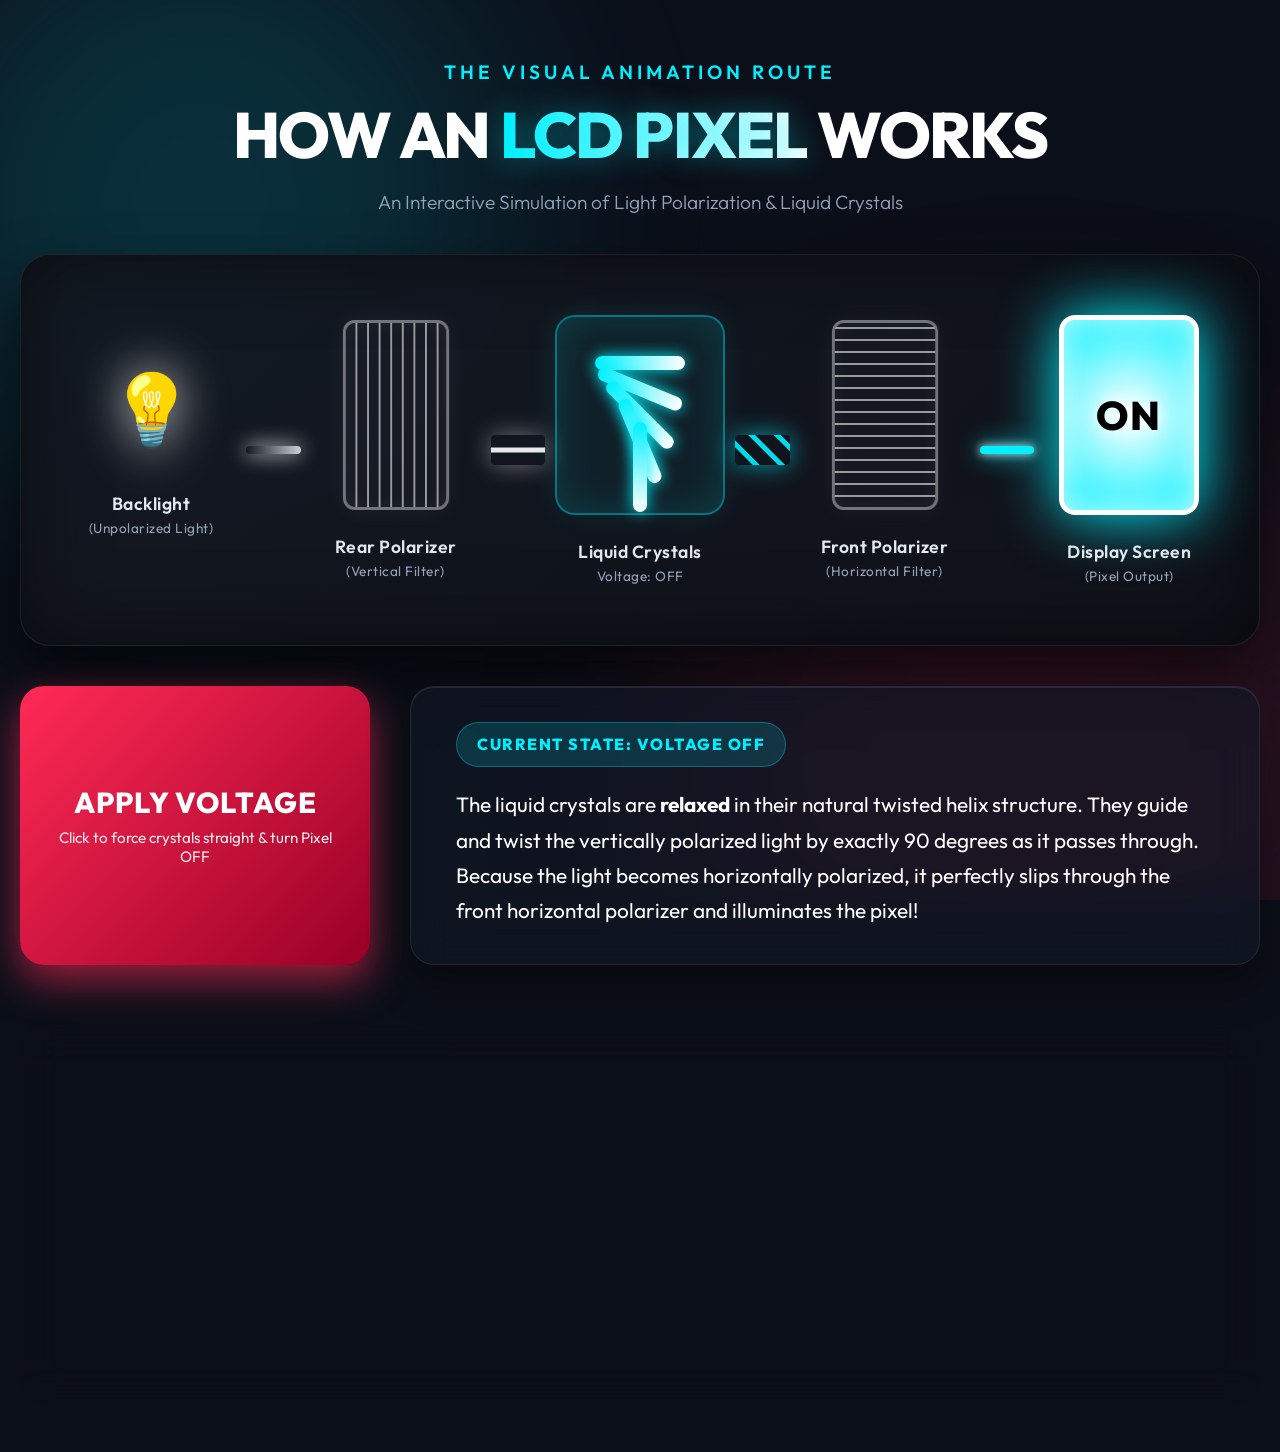
<file: index.html>
<!DOCTYPE html>
<html lang="en">

<head>
    <meta charset="UTF-8">
    <meta name="viewport" content="width=device-width, initial-scale=1.0">
    <title>LCD Polarization Simulation</title>
    <link rel="stylesheet" href="style.css">
    <link href="https://fonts.googleapis.com/css2?family=Outfit:wght@300;400;600;800&display=swap" rel="stylesheet">
</head>

<body>
    <div class="background-effects">
        <div class="glow glow-1"></div>
        <div class="glow glow-2"></div>
    </div>

    <header class="hero">
        <h1 class="glitch" data-text="THE VISUAL ANIMATION ROUTE">THE VISUAL ANIMATION ROUTE</h1>
        <h2>How an <span class="highlight">LCD Pixel</span> Works</h2>
        <p class="subtitle">An Interactive Simulation of Light Polarization & Liquid Crystals</p>
    </header>

    <main>
        <div class="simulation-container" id="simBox">
            <!-- Backlight -->
            <div class="layer backlight-layer">
                <div class="icon-box pulse">💡</div>
                <div class="layer-title">Backlight<br><span>(Unpolarized Light)</span></div>
            </div>

            <div class="arrow-connector">
                <div class="light-beam unpolarized-beam"></div>
            </div>

            <!-- Rear Polarizer -->
            <div class="layer">
                <div class="filter-box polarizer rear">
                    <div class="filter-lines vertical"></div>
                </div>
                <div class="layer-title">Rear Polarizer<br><span>(Vertical Filter)</span></div>
            </div>

            <div class="arrow-connector">
                <div class="light-beam polarized-vertical"></div>
            </div>

            <!-- Liquid Crystals -->
            <div class="layer lc-wrapper">
                <div class="lc-container" id="lcLayer">
                    <div class="crystals" id="crystalGrid">
                        <div class="crystal c1"></div>
                        <div class="crystal c2"></div>
                        <div class="crystal c3"></div>
                        <div class="crystal c4"></div>
                        <div class="crystal c5"></div>
                    </div>
                </div>
                <div class="layer-title">Liquid Crystals<br><span id="voltageStatus" class="status-off">Voltage:
                        OFF</span></div>
            </div>

            <div class="arrow-connector" id="arrow2">
                <div class="light-beam twisted-light" id="arrow2-beam"></div>
            </div>

            <!-- Front Polarizer -->
            <div class="layer">
                <div class="filter-box polarizer front">
                    <div class="filter-lines horizontal"></div>
                </div>
                <div class="layer-title">Front Polarizer<br><span>(Horizontal Filter)</span></div>
            </div>

            <div class="arrow-connector">
                <div class="light-beam display-beam" id="output-beam"></div>
            </div>

            <!-- Screen Output -->
            <div class="layer">
                <div class="screen-output" id="screenOutput">
                    <div class="pixel-state">ON</div>
                </div>
                <div class="layer-title">Display Screen<br><span>(Pixel Output)</span></div>
            </div>
        </div>

        <div class="controls-section">
            <button id="toggleBtn" class="premium-btn off-state" onclick="toggleVoltage()">
                <div class="btn-content">
                    <span class="btn-text">APPLY VOLTAGE</span>
                    <span class="btn-subtext">Click to force crystals straight & turn Pixel OFF</span>
                </div>
                <div class="btn-glow"></div>
            </button>

            <div class="explanation-box glass-panel" id="explanationText">
                <div class="state-badge off">Current State: Voltage OFF</div>
                <p>The liquid crystals are <strong>relaxed</strong> in their natural twisted helix structure. They guide
                    and twist the vertically polarized light by exactly 90 degrees as it passes through. Because the
                    light becomes horizontally polarized, it perfectly slips through the front horizontal polarizer and
                    illuminates the pixel!</p>
            </div>
        </div>

        <section class="info-teaser glass-panel" onclick="window.location.href='info.html'">
            <div class="teaser-content">
                <h2>The Science Behind the Screen</h2>
                <p>Want to understand the deep physics of polarization and how millions of these pixels work together to
                    create the image you're looking at right now?</p>
                <div class="read-more">Explore Comprehensive Summary <span>&rarr;</span></div>
            </div>
            <div class="teaser-visual">
                <div class="abstract-shape"></div>
            </div>
        </section>
    </main>

    <script src="script.js"></script>
</body>

</html>
</file>
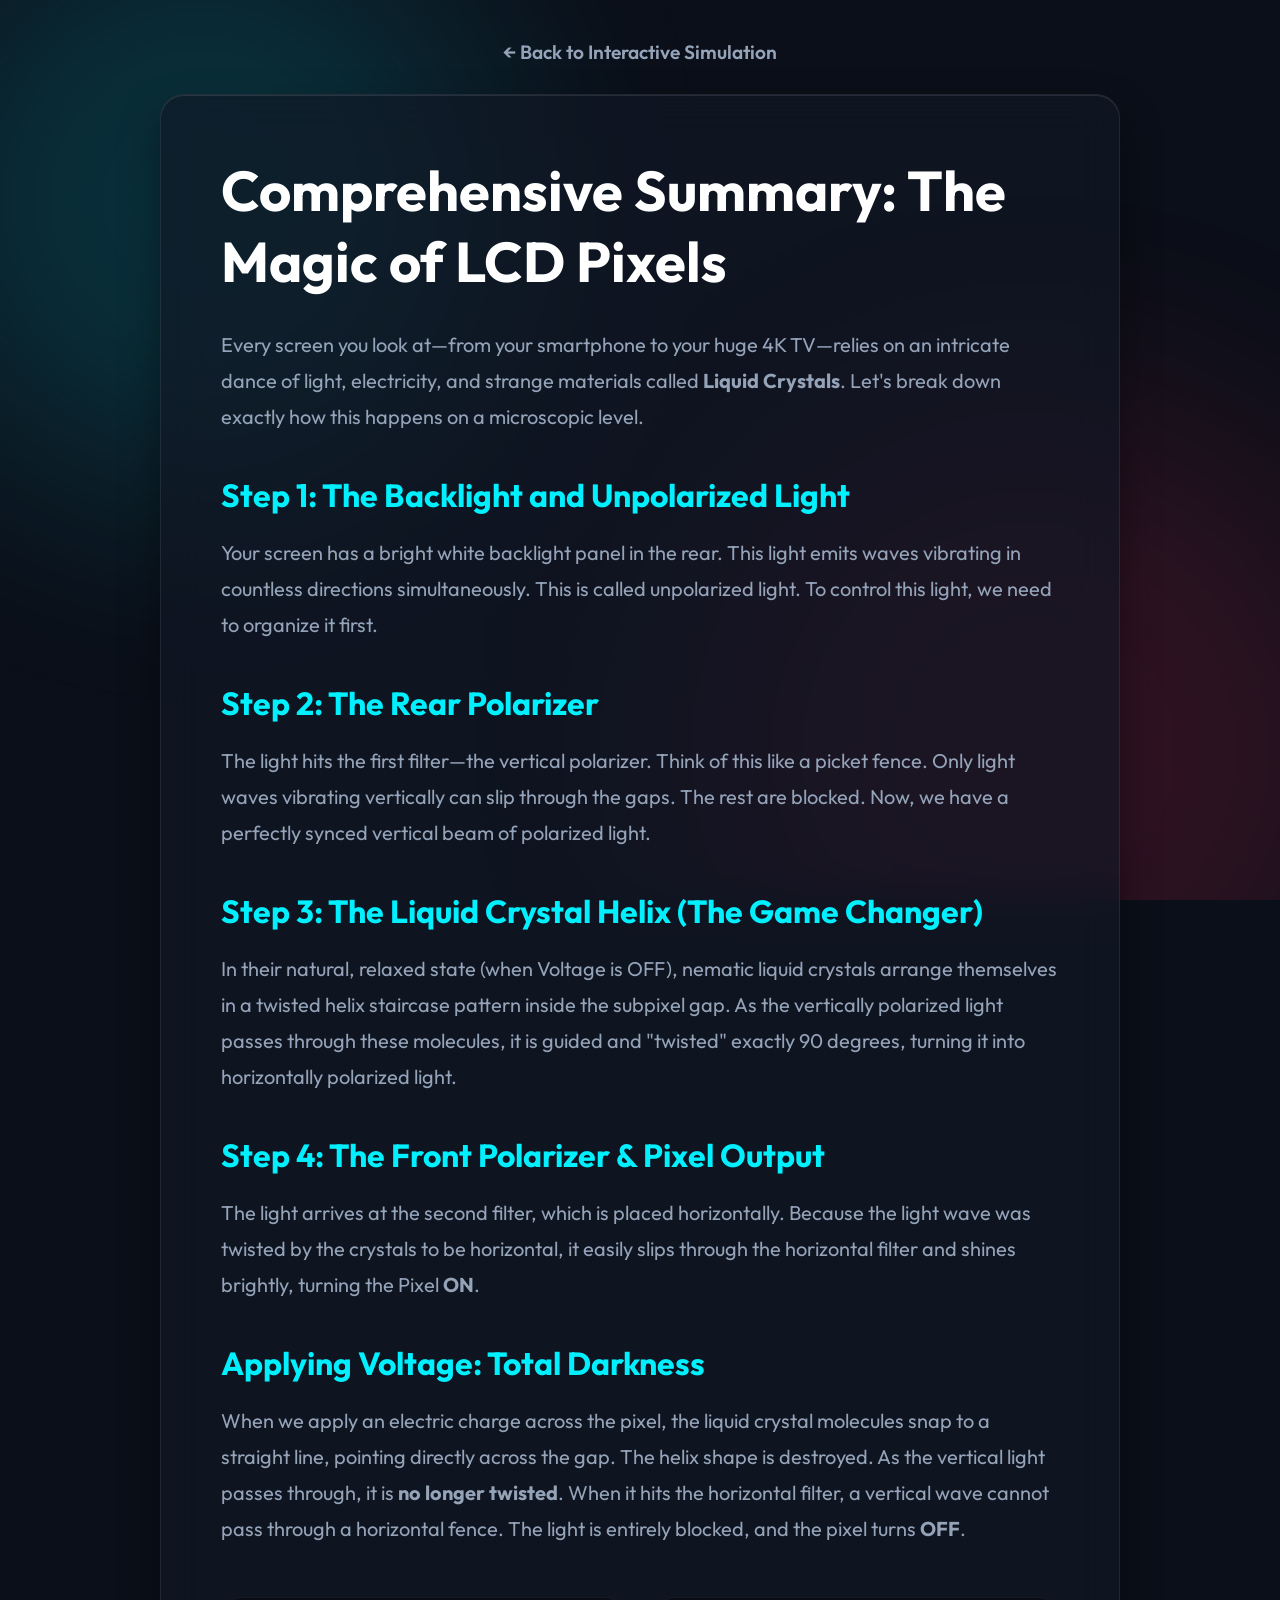
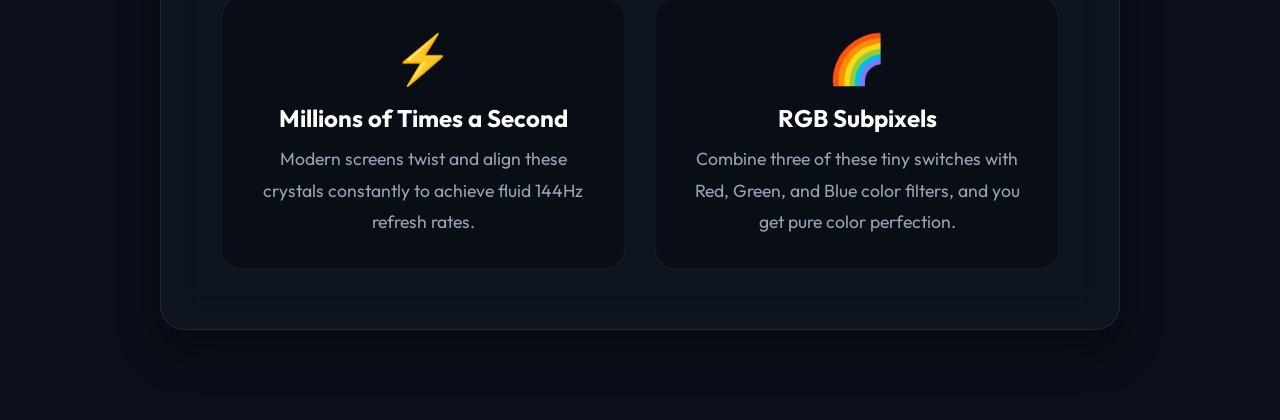
<file: info.html>
<!DOCTYPE html>
<html lang="en">

<head>
    <meta charset="UTF-8">
    <meta name="viewport" content="width=device-width, initial-scale=1.0">
    <title>LCD Science & Tech Info</title>
    <link rel="stylesheet" href="style.css">
    <link href="https://fonts.googleapis.com/css2?family=Outfit:wght@300;400;600;800&display=swap" rel="stylesheet">
</head>

<body>
    <div class="background-effects">
        <div class="glow glow-1"></div>
        <div class="glow glow-2"></div>
    </div>

    <main class="info-page-container">
        <a href="index.html" class="back-btn">&larr; Back to Interactive Simulation</a>

        <div class="glass-panel info-card">
            <h1>Comprehensive Summary: The Magic of LCD Pixels</h1>

            <p>Every screen you look at—from your smartphone to your huge 4K TV—relies on an intricate dance of light,
                electricity, and strange materials called <strong>Liquid Crystals</strong>. Let's break down exactly how
                this happens on a microscopic level.</p>

            <h2>Step 1: The Backlight and Unpolarized Light</h2>
            <p>Your screen has a bright white backlight panel in the rear. This light emits waves vibrating in countless
                directions simultaneously. This is called unpolarized light. To control this light, we need to organize
                it first.</p>

            <h2>Step 2: The Rear Polarizer</h2>
            <p>The light hits the first filter—the vertical polarizer. Think of this like a picket fence. Only light
                waves vibrating vertically can slip through the gaps. The rest are blocked. Now, we have a perfectly
                synced vertical beam of polarized light.</p>

            <h2>Step 3: The Liquid Crystal Helix (The Game Changer)</h2>
            <p>In their natural, relaxed state (when Voltage is OFF), nematic liquid crystals arrange themselves in a
                twisted helix staircase pattern inside the subpixel gap. As the vertically polarized light passes
                through these molecules, it is guided and "twisted" exactly 90 degrees, turning it into horizontally
                polarized light.</p>

            <h2>Step 4: The Front Polarizer & Pixel Output</h2>
            <p>The light arrives at the second filter, which is placed horizontally. Because the light wave was twisted
                by the crystals to be horizontal, it easily slips through the horizontal filter and shines brightly,
                turning the Pixel <strong>ON</strong>.</p>

            <h2>Applying Voltage: Total Darkness</h2>
            <p>When we apply an electric charge across the pixel, the liquid crystal molecules snap to a straight line,
                pointing directly across the gap. The helix shape is destroyed. As the vertical light passes through, it
                is <strong>no longer twisted</strong>. When it hits the horizontal filter, a vertical wave cannot pass
                through a horizontal fence. The light is entirely blocked, and the pixel turns <strong>OFF</strong>.</p>

            <div class="info-stat-grid">
                <div class="stat-box">
                    <div class="stat-icon">⚡</div>
                    <h3>Millions of Times a Second</h3>
                    <p>Modern screens twist and align these crystals constantly to achieve fluid 144Hz refresh rates.
                    </p>
                </div>
                <div class="stat-box">
                    <div class="stat-icon">🌈</div>
                    <h3>RGB Subpixels</h3>
                    <p>Combine three of these tiny switches with Red, Green, and Blue color filters, and you get pure
                        color perfection.</p>
                </div>
            </div>
        </div>
    </main>

</body>

</html>
</file>
<file: style.css>
:root {
    --bg-color: #0b0f19;
    --panel-bg: rgba(18, 24, 38, 0.65);
    --border-color: rgba(255, 255, 255, 0.08);
    --primary-cyan: #00f0ff;
    --primary-blue: #0066ff;
    --danger-red: #ff2a55;
    --danger-glow: rgba(255, 42, 85, 0.6);
    --success-green: #00e676;
    --success-glow: rgba(0, 230, 118, 0.6);
    --text-main: #ffffff;
    --text-muted: #94a3b8;
    --font-main: 'Outfit', sans-serif;
}

* {
    box-sizing: border-box;
    margin: 0;
    padding: 0;
}

body {
    font-family: var(--font-main);
    background-color: var(--bg-color);
    color: var(--text-main);
    min-height: 100vh;
    display: flex;
    flex-direction: column;
    align-items: center;
    overflow-x: hidden;
    position: relative;
    padding-bottom: 50px;
}

/* Background Effects */
.background-effects {
    position: fixed;
    top: 0;
    left: 0;
    right: 0;
    bottom: 0;
    z-index: -1;
    overflow: hidden;
    pointer-events: none;
}

.glow {
    position: absolute;
    border-radius: 50%;
    filter: blur(120px);
    opacity: 0.15;
    animation: drift 20s infinite alternate ease-in-out;
}

.glow-1 {
    width: 600px;
    height: 600px;
    background: var(--primary-cyan);
    top: -100px;
    left: -100px;
}

.glow-2 {
    width: 700px;
    height: 700px;
    background: var(--danger-red);
    bottom: -200px;
    right: -100px;
}

@keyframes drift {
    0% {
        transform: translate(0, 0);
    }

    100% {
        transform: translate(100px, 50px);
    }
}

/* Hero Section */
.hero {
    text-align: center;
    margin: 60px 0 40px;
    animation: fadeInDown 1s ease-out;
}

.glitch {
    font-size: 1.2rem;
    letter-spacing: 4px;
    color: var(--primary-cyan);
    margin-bottom: 10px;
    font-weight: 600;
}

.hero h2 {
    font-size: 4rem;
    font-weight: 800;
    letter-spacing: -1.5px;
    margin-bottom: 15px;
    text-transform: uppercase;
}

.highlight {
    color: transparent;
    background: linear-gradient(90deg, var(--primary-cyan), #ffffff);
    -webkit-background-clip: text;
    background-clip: text;
    text-shadow: 0 0 30px rgba(0, 240, 255, 0.4);
}

.subtitle {
    font-size: 1.2rem;
    color: var(--text-muted);
    font-weight: 300;
}

main {
    width: 100%;
    max-width: 1300px;
    padding: 0 20px;
    display: flex;
    flex-direction: column;
    align-items: center;
}

/* Glassmorphism Panel */
.glass-panel {
    background: var(--panel-bg);
    backdrop-filter: blur(20px);
    -webkit-backdrop-filter: blur(20px);
    border: 1px solid var(--border-color);
    border-radius: 24px;
    box-shadow: 0 20px 40px rgba(0, 0, 0, 0.4), inset 0 1px 0 rgba(255, 255, 255, 0.1);
}

/* Simulation Container */
.simulation-container {
    display: flex;
    align-items: center;
    justify-content: space-between;
    width: 100%;
    padding: 60px 50px;
    margin-bottom: 40px;
    border-radius: 30px;
    background: linear-gradient(135deg, rgba(20, 25, 35, 0.95), rgba(15, 18, 25, 0.95));
    border: 1px solid rgba(255, 255, 255, 0.05);
    box-shadow: inset 0 0 80px rgba(0, 0, 0, 0.5), 0 30px 60px rgba(0, 0, 0, 0.6);
    position: relative;
    transform-style: preserve-3d;
    perspective: 1000px;
}

.layer {
    display: flex;
    flex-direction: column;
    align-items: center;
    z-index: 2;
    width: 160px;
}

.layer-title {
    margin-top: 25px;
    font-size: 1.1rem;
    font-weight: 600;
    text-align: center;
    color: #e2e8f0;
    letter-spacing: 0.5px;
}

.layer-title span {
    font-size: 0.85rem;
    color: var(--text-muted);
    font-weight: 400;
    display: block;
    margin-top: 4px;
}

.status-off {
    color: var(--text-muted);
}

.status-on {
    color: var(--danger-red) !important;
    text-shadow: 0 0 15px rgba(255, 42, 85, 0.6);
    font-weight: 800 !important;
}

.icon-box {
    font-size: 70px;
    filter: drop-shadow(0 0 25px rgba(255, 255, 255, 0.8));
    margin-bottom: 15px;
}

.pulse {
    animation: pulsate 2s infinite ease-in-out;
}

/* Polarizers */
.filter-box {
    width: 110px;
    height: 190px;
    border: 3px solid rgba(255, 255, 255, 0.4);
    border-radius: 12px;
    background: rgba(255, 255, 255, 0.02);
    position: relative;
    box-shadow: 0 0 30px rgba(255, 255, 255, 0.05), inset 0 0 20px rgba(255, 255, 255, 0.05);
    backdrop-filter: blur(8px);
    transform: rotateY(-15deg);
    transition: transform 0.3s;
}

.filter-box:hover {
    transform: rotateY(0deg) scale(1.05);
}

.filter-lines {
    position: absolute;
    top: 0;
    left: 0;
    right: 0;
    bottom: 0;
    opacity: 0.7;
    border-radius: 8px;
}

.filter-lines.vertical {
    background: repeating-linear-gradient(90deg, transparent, transparent 10px, rgba(255, 255, 255, 0.8) 10px, rgba(255, 255, 255, 0.8) 12px);
}

.filter-lines.horizontal {
    background: repeating-linear-gradient(0deg, transparent, transparent 10px, rgba(255, 255, 255, 0.8) 10px, rgba(255, 255, 255, 0.8) 12px);
}

/* Liquid Crystals */
.lc-wrapper {
    position: relative;
}

.lc-container {
    width: 170px;
    height: 200px;
    border: 2px solid rgba(0, 240, 255, 0.4);
    border-radius: 20px;
    background: rgba(0, 240, 255, 0.05);
    display: flex;
    align-items: center;
    justify-content: center;
    transition: all 0.6s cubic-bezier(0.175, 0.885, 0.32, 1.275);
    box-shadow: inset 0 0 40px rgba(0, 240, 255, 0.15), 0 0 30px rgba(0, 240, 255, 0.1);
    backdrop-filter: blur(5px);
}

.crystals {
    display: flex;
    flex-direction: column;
    gap: 12px;
    width: 100%;
    align-items: center;
}

.crystal {
    width: 90px;
    height: 14px;
    background: linear-gradient(90deg, var(--primary-cyan), #ffffff);
    border-radius: 10px;
    box-shadow: 0 0 15px var(--primary-cyan);
    transition: transform 0.8s cubic-bezier(0.68, -0.55, 0.265, 1.55), background 0.8s, box-shadow 0.8s;
}

/* Helix Twist */
.crystal.c1 {
    transform: rotate(0deg);
}

.crystal.c2 {
    transform: rotate(22.5deg);
}

.crystal.c3 {
    transform: rotate(45deg);
}

.crystal.c4 {
    transform: rotate(67.5deg);
}

.crystal.c5 {
    transform: rotate(90deg);
}

/* Voltage ON Mode */
.voltage-on .lc-container {
    background: rgba(255, 42, 85, 0.08);
    border-color: rgba(255, 42, 85, 0.5);
    box-shadow: inset 0 0 40px rgba(255, 42, 85, 0.2), 0 0 30px rgba(255, 42, 85, 0.15);
}

.voltage-on .crystal {
    transform: rotate(90deg) scaleX(0.7);
    background: linear-gradient(90deg, var(--danger-red), #ff8fa3);
    box-shadow: 0 0 20px var(--danger-red);
}

/* Beams */
.arrow-connector {
    flex-grow: 1;
    height: 60px;
    display: flex;
    align-items: center;
    position: relative;
    margin: 0 15px;
}

.light-beam {
    width: 100%;
    height: 8px;
    border-radius: 4px;
    position: relative;
    overflow: hidden;
    transition: all 0.6s ease;
}

.unpolarized-beam {
    background: linear-gradient(90deg, transparent, rgba(255, 255, 255, 0.8) 50%, transparent);
    box-shadow: 0 0 20px #fff;
    animation: flowLight 2s infinite linear;
    background-size: 200% 100%;
}

.polarized-vertical {
    height: 30px;
    background: repeating-linear-gradient(0deg, transparent, transparent 12px, rgba(255, 255, 255, 0.9) 13px, rgba(255, 255, 255, 0.9) 17px, transparent 18px);
    box-shadow: 0 0 25px rgba(255, 255, 255, 0.4);
    animation: flowLight Vertical 1.5s infinite linear;
}

.twisted-light {
    height: 30px;
    background: repeating-linear-gradient(45deg, transparent, transparent 12px, rgba(0, 240, 255, 0.9) 13px, rgba(0, 240, 255, 0.9) 17px, transparent 18px);
    box-shadow: 0 0 25px rgba(0, 240, 255, 0.6);
}

.voltage-on .twisted-light {
    background: repeating-linear-gradient(0deg, transparent, transparent 12px, rgba(255, 255, 255, 0.4) 13px, rgba(255, 255, 255, 0.4) 17px, transparent 18px);
    box-shadow: 0 0 15px rgba(255, 255, 255, 0.2);
}

.display-beam {
    height: 8px;
    background: var(--primary-cyan);
    box-shadow: 0 0 25px var(--primary-cyan), 0 0 10px #fff;
}

.voltage-on .display-beam {
    opacity: 0.1;
    box-shadow: none;
    background: #555;
}

/* Screen */
.screen-output {
    width: 140px;
    height: 200px;
    background: radial-gradient(circle at center, #ffffff 0%, var(--primary-cyan) 100%);
    box-shadow: 0 0 60px var(--primary-cyan), inset 0 0 30px rgba(255, 255, 255, 0.8);
    border-radius: 16px;
    display: flex;
    align-items: center;
    justify-content: center;
    transition: all 0.6s cubic-bezier(0.175, 0.885, 0.32, 1.275);
    border: 5px solid #fff;
}

.pixel-state {
    font-size: 2.5rem;
    font-weight: 800;
    color: #000;
    text-shadow: 0 0 15px #fff;
    letter-spacing: 2px;
}

.voltage-on .screen-output {
    background: #050508;
    box-shadow: inset 0 0 40px rgba(0, 0, 0, 1), 0 0 20px rgba(0, 0, 0, 0.5);
    border-color: #1a1a24;
}

.voltage-on .pixel-state {
    color: #1a1a24;
    text-shadow: 0 1px 2px rgba(255, 255, 255, 0.1);
}

/* Controls Section */
.controls-section {
    display: flex;
    align-items: stretch;
    gap: 40px;
    margin-bottom: 60px;
    width: 100%;
}

.premium-btn {
    flex: 0 0 350px;
    border-radius: 24px;
    border: none;
    cursor: pointer;
    position: relative;
    overflow: hidden;
    padding: 30px;
    transition: transform 0.3s, box-shadow 0.3s;
    font-family: var(--font-main);
    display: flex;
    flex-direction: column;
    justify-content: center;
}

.premium-btn:hover {
    transform: translateY(-5px);
}

.premium-btn:active {
    transform: translateY(2px);
}

.btn-content {
    position: relative;
    z-index: 2;
    display: flex;
    flex-direction: column;
    align-items: center;
}

.btn-text {
    font-size: 1.8rem;
    font-weight: 800;
    margin-bottom: 8px;
    letter-spacing: 1px;
}

.btn-subtext {
    font-size: 0.95rem;
    opacity: 0.9;
    font-weight: 400;
}

.btn-glow {
    position: absolute;
    top: 50%;
    left: 50%;
    transform: translate(-50%, -50%);
    width: 150%;
    height: 150%;
    background: radial-gradient(circle, rgba(255, 255, 255, 0.3) 0%, transparent 60%);
    opacity: 0;
    transition: opacity 0.3s;
    pointer-events: none;
}

.premium-btn:hover .btn-glow {
    opacity: 1;
}

.off-state {
    background: linear-gradient(135deg, var(--danger-red), #990026);
    box-shadow: 0 15px 40px var(--danger-glow);
    color: #fff;
}

.on-state {
    background: linear-gradient(135deg, var(--success-green), #008040);
    box-shadow: 0 15px 40px var(--success-glow);
    color: #000;
}

.explanation-box {
    flex-grow: 1;
    padding: 35px 45px;
    font-size: 1.3rem;
    line-height: 1.7;
    display: flex;
    flex-direction: column;
    justify-content: center;
}

.state-badge {
    display: inline-table;
    padding: 8px 20px;
    border-radius: 30px;
    font-weight: 800;
    font-size: 1rem;
    margin-bottom: 20px;
    letter-spacing: 1.5px;
    text-transform: uppercase;
    width: fit-content;
}

.state-badge.off {
    background: rgba(0, 240, 255, 0.15);
    color: var(--primary-cyan);
    border: 1px solid rgba(0, 240, 255, 0.3);
}

.state-badge.on {
    background: rgba(255, 42, 85, 0.15);
    color: var(--danger-red);
    border: 1px solid rgba(255, 42, 85, 0.3);
}

/* Info Teaser (Giant Summary) */
.info-teaser {
    display: flex;
    justify-content: space-between;
    align-items: center;
    width: 100%;
    padding: 60px 70px;
    cursor: pointer;
    transition: all 0.4s ease;
    background: linear-gradient(135deg, rgba(22, 28, 40, 0.8), rgba(0, 240, 255, 0.03));
    border: 1px solid rgba(0, 240, 255, 0.15);
    position: relative;
    overflow: hidden;
}

.info-teaser:hover {
    transform: translateY(-8px) scale(1.01);
    box-shadow: 0 30px 60px rgba(0, 240, 255, 0.15), inset 0 0 20px rgba(0, 240, 255, 0.05);
    border-color: rgba(0, 240, 255, 0.4);
}

.teaser-content {
    max-width: 65%;
    z-index: 2;
}

.teaser-content h2 {
    font-size: 3rem;
    font-weight: 800;
    margin-bottom: 20px;
    background: linear-gradient(90deg, #fff, var(--primary-cyan));
    -webkit-background-clip: text;
    background-clip: text;
    color: transparent;
}

.teaser-content p {
    font-size: 1.35rem;
    color: var(--text-muted);
    margin-bottom: 35px;
    line-height: 1.6;
}

.read-more {
    display: inline-flex;
    align-items: center;
    font-size: 1.3rem;
    font-weight: 700;
    color: var(--primary-cyan);
    padding-bottom: 5px;
    border-bottom: 2px solid transparent;
    transition: all 0.3s;
}

.info-teaser:hover .read-more {
    border-bottom: 2px solid var(--primary-cyan);
}

.read-more span {
    margin-left: 12px;
    transition: transform 0.3s;
    font-size: 1.5rem;
}

.info-teaser:hover .read-more span {
    transform: translateX(15px);
}

.teaser-visual {
    position: absolute;
    right: -100px;
    top: -100px;
    width: 500px;
    height: 500px;
    background: radial-gradient(circle, rgba(0, 240, 255, 0.15) 0%, transparent 60%);
    border-radius: 50%;
    z-index: 1;
    animation: float 8s infinite ease-in-out alternate;
}

.abstract-shape {
    position: absolute;
    top: 50%;
    left: 50%;
    transform: translate(-50%, -50%);
    width: 250px;
    height: 250px;
    border: 2px solid rgba(255, 255, 255, 0.1);
    border-radius: 30% 70% 70% 30% / 30% 30% 70% 70%;
    animation: morph 8s ease-in-out infinite;
    backdrop-filter: blur(10px);
}

@keyframes fadeInDown {
    from {
        opacity: 0;
        transform: translateY(-30px);
    }

    to {
        opacity: 1;
        transform: translateY(0);
    }
}

@keyframes pulsate {
    0% {
        transform: scale(1);
        opacity: 1;
    }

    50% {
        transform: scale(1.15);
        opacity: 0.8;
    }

    100% {
        transform: scale(1);
        opacity: 1;
    }
}

@keyframes flowLight {
    0% {
        background-position: 200% 0;
    }

    100% {
        background-position: -200% 0;
    }
}

@keyframes float {
    0% {
        transform: translateY(0px) scale(1);
    }

    100% {
        transform: translateY(-30px) scale(1.05);
    }
}

@keyframes morph {
    0% {
        border-radius: 30% 70% 70% 30% / 30% 30% 70% 70%;
    }

    25% {
        border-radius: 58% 42% 75% 25% / 76% 46% 54% 24%;
        transform: translate(-50%, -50%) rotate(45deg);
    }

    50% {
        border-radius: 50% 50% 33% 67% / 55% 27% 73% 45%;
        transform: translate(-50%, -50%) rotate(90deg);
    }

    75% {
        border-radius: 33% 67% 58% 42% / 63% 68% 32% 37%;
        transform: translate(-50%, -50%) rotate(135deg);
    }

    100% {
        border-radius: 30% 70% 70% 30% / 30% 30% 70% 70%;
        transform: translate(-50%, -50%) rotate(180deg);
    }
}

/* Info HTML Specific Styles */
.info-page-container {
    max-width: 1000px;
    width: 100%;
    margin-top: 40px;
}

.back-btn {
    display: inline-flex;
    align-items: center;
    color: var(--text-muted);
    text-decoration: none;
    font-size: 1.2rem;
    font-weight: 600;
    margin-bottom: 30px;
    transition: color 0.3s, transform 0.3s;
}

.back-btn:hover {
    color: var(--primary-cyan);
    transform: translateX(-5px);
}

.info-card {
    padding: 60px;
    margin-bottom: 40px;
}

.info-card h1 {
    font-size: 3.5rem;
    margin-bottom: 30px;
    color: #fff;
}

.info-card h2 {
    font-size: 2rem;
    margin-top: 40px;
    margin-bottom: 20px;
    color: var(--primary-cyan);
}

.info-card p {
    font-size: 1.25rem;
    line-height: 1.8;
    color: var(--text-muted);
    margin-bottom: 20px;
}

.info-stat-grid {
    display: grid;
    grid-template-columns: 1fr 1fr;
    gap: 30px;
    margin-top: 50px;
}

.stat-box {
    background: rgba(0, 0, 0, 0.3);
    border: 1px solid rgba(255, 255, 255, 0.05);
    border-radius: 20px;
    padding: 30px;
    text-align: center;
}

.stat-icon {
    font-size: 3rem;
    margin-bottom: 15px;
}

.stat-box h3 {
    font-size: 1.5rem;
    color: #fff;
    margin-bottom: 10px;
}

.stat-box p {
    font-size: 1.1rem;
    margin-bottom: 0;
}
</file>
